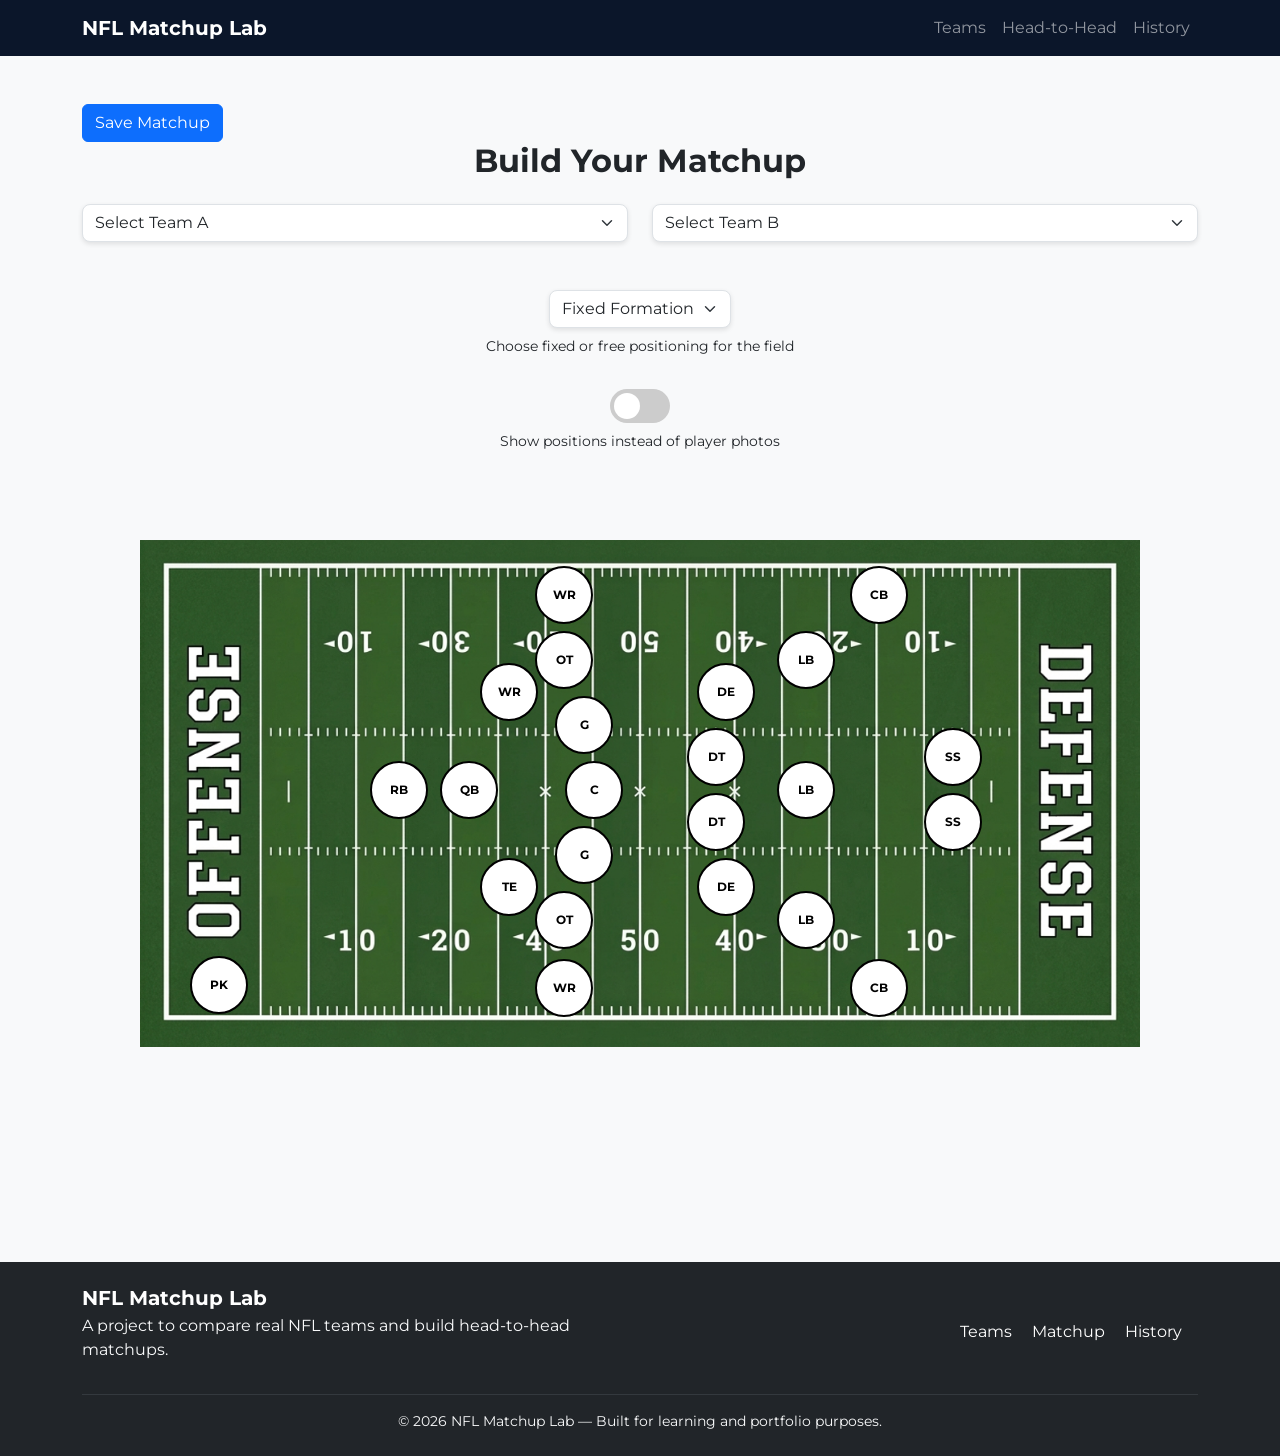
<file: matchup.html>
<!DOCTYPE html>
<html lang="en">

<head>
    <meta charset="UTF-8">
    <meta name="viewport" content="width=device-width, initial-scale=1.0">
    <title>NFL Matchup Lab - Head-to-Head</title>

    <!-- Google Fonts -->
    <link rel="preconnect" href="https://fonts.googleapis.com">
    <link rel="preconnect" href="https://fonts.gstatic.com" crossorigin>
    <link href="https://fonts.googleapis.com/css2?family=Montserrat:wght@400;600;700&display=swap" rel="stylesheet">

    <!-- Bootstrap -->
    <link href="https://cdn.jsdelivr.net/npm/bootstrap@5.3.3/dist/css/bootstrap.min.css" rel="stylesheet">

    <!-- Custom CSS -->
    <link rel="stylesheet" href="assets/css/style.css">
    <link rel="stylesheet" href="assets/css/matchup.css">
    <link rel="stylesheet" href="assets/css/buttons.css">
</head>

<body>

    <!-- NavBar -->
    <nav class="navbar navbar-expand-lg navbar-dark bg-dark">
        <div class="container">
            <a class="navbar-brand fw-bold edit-nav-link" href="index.html">NFL Matchup Lab</a>

            <button class="navbar-toggler" type="button" data-bs-toggle="collapse" data-bs-target="#navbarNav">
                <span class="navbar-toggler-icon"></span>
            </button>

            <div class="collapse navbar-collapse" id="navbarNav">
                <ul class="navbar-nav ms-auto">
                    <li class="nav-item">
                        <a class="nav-link edit-nav-link" href="teams.html">Teams</a>
                    </li>
                    <li class="nav-item">
                        <a class="nav-link edit-nav-link" href="matchup.html">Head-to-Head</a>
                    </li>
                    <li class="nav-item">
                        <a class="nav-link edit-nav-link" href="saved.html">History</a>
                    </li>
                </ul>
            </div>
        </div>
    </nav>

    <!-- Main (Head - to - Head) -->

    <section class="container py-5">
        <button id="saveMatchup" class="btn btn-primary edit-save-btn">Save Matchup</button>

        <h2 class="text-center mb-4">Build Your Matchup</h2>

        <div class="row mb-5">
            <div id="topMessage" class="alert alert-warning d-none text-center">

            </div>
            <div class="col-md-6">
                <select id="teamA" class="form-select">
                    <option>Select Team A</option>
                </select>
            </div>

            <div class="col-md-6">
                <select id="teamB" class="form-select">
                    <option>Select Team B</option>
                </select>
            </div>
        </div>

        <div class="d-flex flex-column align-items-center mb-4">

            <select id="fieldMode" class="form-select w-auto mb-2">
                <option value="fixed">Fixed Formation</option>
                <option value="free">Free Formation</option>
            </select>
            <span class="small text-center mb-2">
                Choose fixed or free positioning for the field
            </span>
        </div>

        <div class="d-flex flex-column align-items-center justify-content-center mb-3">
            <label class="switch mb-2">
                <input type="checkbox" id="toggleView">
                <span class="slider round"></span>
            </label>
            <span class="text-center small" for="toggleView">
                Show positions instead of player photos
            </span>
        </div>

        <!-- FIELD -->
        <div id="field" class="football-field">

            <!-- Offense -->

            <button class="position-slot wr1" data-position="WR" data-slot="wr1">WR</button>
            <button class="position-slot wr2" data-position="WR" data-slot="wr2">WR</button>
            <button class="position-slot wr3" data-position="WR" data-slot="wr3">WR</button>

            <button class="position-slot qb" data-position="QB" data-slot="qb1">QB</button>

            <button class="position-slot rb" data-position="RB" data-slot="rb1">RB</button>

            <button class="position-slot te" data-position="TE" data-slot="te1">TE</button>

            <button class="position-slot ot1" data-position="OT" data-slot="ot1">OT</button>
            <button class="position-slot ot2" data-position="OT" data-slot="ot2">OT</button>

            <button class="position-slot g1" data-position="G" data-slot="g1">G</button>
            <button class="position-slot g2" data-position="G" data-slot="g2">G</button>

            <button class="position-slot c" data-position="C" data-slot="c1">C</button>

            <button class="position-slot pk" data-position="PK" data-slot="pk1">PK</button>


            <!-- DEFENSE -->


            <button class="position-slot de1" data-position="DE" data-slot="de1">DE</button>
            <button class="position-slot de2" data-position="DE" data-slot="de2">DE</button>

            <button class="position-slot dt1" data-position="DT" data-slot="dt1">DT</button>
            <button class="position-slot dt2" data-position="DT" data-slot="dt2">DT</button>

            <button class="position-slot lb1" data-position="LB" data-slot="lb1">LB</button>
            <button class="position-slot lb2" data-position="LB" data-slot="lb2">LB</button>
            <button class="position-slot lb3" data-position="LB" data-slot="lb3">LB</button>

            <button class="position-slot cb1" data-position="CB" data-slot="cb1">CB</button>
            <button class="position-slot cb2" data-position="CB" data-slot="cb2">CB</button>

            <button class="position-slot ss1" data-position="SS" data-slot="ss1">SS</button>
            <button class="position-slot ss2" data-position="SS" data-slot="ss2">SS</button>


        </div>

        <!-- ROSTER -->
        <div id="roster" class="mt-5"></div>
        <!-- STATUS -->
        <div id="stats" class="mt-5"></div>

    </section>

    <!-- Footer -->
    <footer class="bg-dark text-white py-4 mt-5">
        <div class="container">
            <div class="row align-items-center">

                <div class="col-md-6 text-center text-md-start">
                    <h5 class="fw-bold mb-1">NFL Matchup Lab</h5>
                    <p class="mb-3 text-light ">A project to compare real NFL teams and build head-to-head matchups.</p>
                </div>

                <div class="col-md-6 text-center text-md-end">
                    <a href="teams.html" class="text-white me-3 text-decoration-none edit-nav-link">Teams</a>
                    <a href="matchup.html" class="text-white me-3 text-decoration-none edit-nav-link">Matchup</a>
                    <a href="saved.html" class="text-white me-3 text-decoration-none edit-nav-link">History</a>
                </div>

            </div>

            <hr class="border-secondary">

            <div class="text-center text-light small">
                © 2026 NFL Matchup Lab — Built for learning and portfolio purposes.
            </div>
        </div>
    </footer>

    <!-- Modal -->
    <div class="modal fade" id="playerModal" tabindex="-1">
        <div class="modal-dialog modal-lg modal-dialog-centered">
            <div class="modal-content">

                <div class="modal-header">
                    <h5 class="modal-title" id="modalTitle">Select Player</h5>
                    <button type="button" class="btn-close" data-bs-dismiss="modal"></button>
                </div>

                <div class="modal-body" id="modalBody">
                    <!-- Players will appear here -->
                </div>

            </div>
        </div>
    </div>

    <div id="editExitModal" class="edit-exit-modal hidden">

        <div class="modal-box">

            <h3>Save changes?</h3>
            <p>You are editing a matchup.</p>

            <div class="modal-actions">

                <button id="modalSave">Save</button>
                <button id="modalDiscard">Discard</button>
                <button id="modalCancel">Cancel</button>

            </div>

        </div>

    </div>

    <!-- Bootstrap JS -->
    <script src="https://cdn.jsdelivr.net/npm/bootstrap@5.3.3/dist/js/bootstrap.bundle.min.js"></script>


    <!-- SCRIPT -->
    <script src="assets/js/matchup.js"></script>
    <script src="assets/js/utils.js"></script>


</body>

</html>
</file>
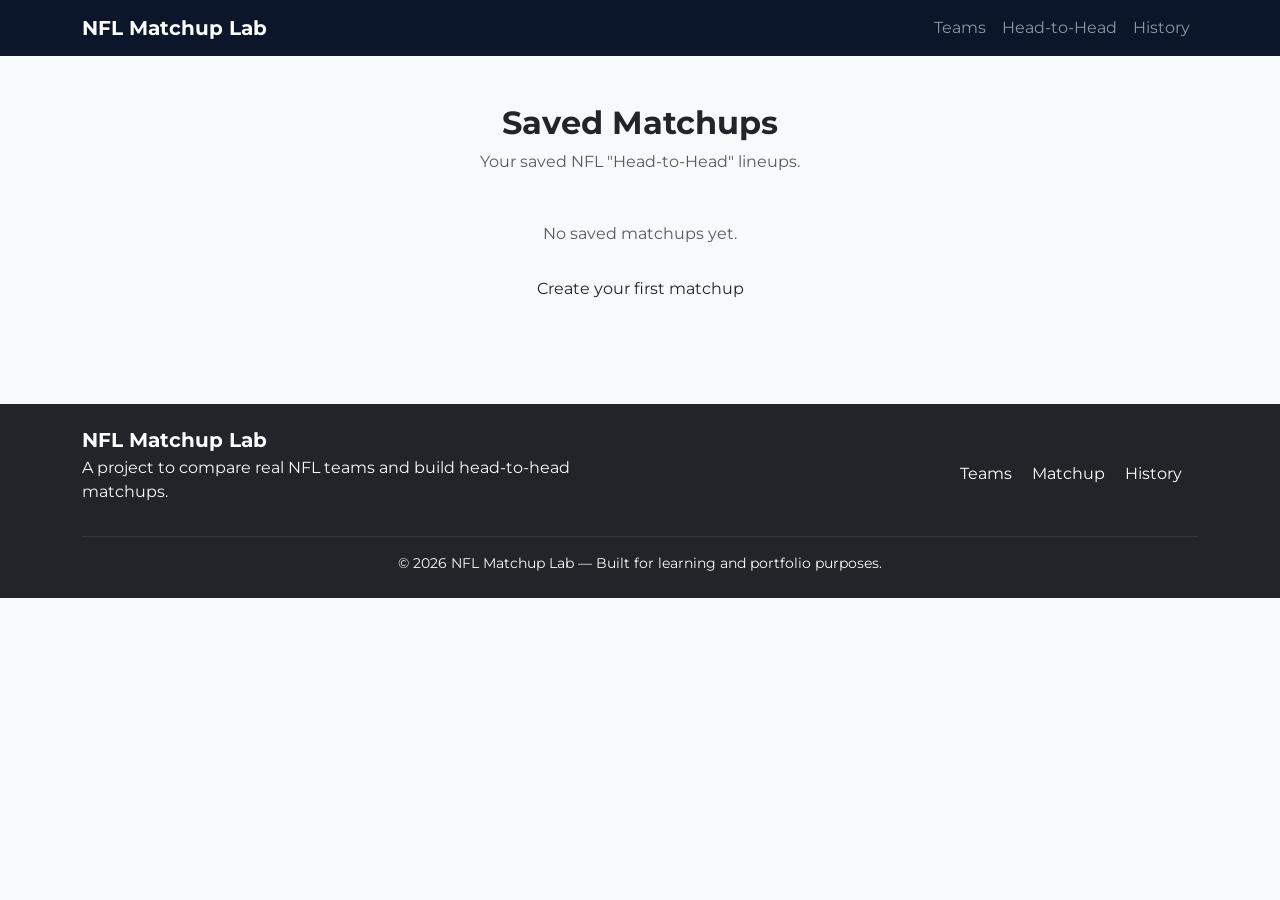
<file: saved.html>
<!DOCTYPE html>
<html lang="en">

<head>
    <meta charset="UTF-8">
    <meta name="viewport" content="width=device-width, initial-scale=1.0">
    <title>NFL Matchup Lab - Head-to-Head</title>

    <!-- Google Fonts -->
    <link rel="preconnect" href="https://fonts.googleapis.com">
    <link rel="preconnect" href="https://fonts.gstatic.com" crossorigin>
    <link href="https://fonts.googleapis.com/css2?family=Montserrat:wght@400;600;700&display=swap" rel="stylesheet">

    <!-- Bootstrap -->
    <link href="https://cdn.jsdelivr.net/npm/bootstrap@5.3.3/dist/css/bootstrap.min.css" rel="stylesheet">

    <!-- Custom CSS -->
    <link rel="stylesheet" href="assets/css/style.css">
    <link rel="stylesheet" href="assets/css/matchup.css">
</head>

<body>

    <!-- NavBar -->
    <nav class="navbar navbar-expand-lg navbar-dark bg-dark">
        <div class="container">
            <a class="navbar-brand fw-bold" href="index.html">NFL Matchup Lab</a>

            <button class="navbar-toggler" type="button" data-bs-toggle="collapse" data-bs-target="#navbarNav">
                <span class="navbar-toggler-icon"></span>
            </button>

            <div class="collapse navbar-collapse" id="navbarNav">
                <ul class="navbar-nav ms-auto">
                    <li class="nav-item">
                        <a class="nav-link" href="teams.html">Teams</a>
                    </li>
                    <li class="nav-item">
                        <a class="nav-link" href="matchup.html">Head-to-Head</a>
                    </li>
                    <li class="nav-item">
                        <a class="nav-link" href="saved.html">History</a>
                    </li>
                </ul>
            </div>
        </div>
    </nav>

    <!-- MAIN -->
    <section class="container py-5">

        <div class="text-center mb-5">
            <h2 class="fw-bold">Saved Matchups</h2>
            <p class="text-muted">
                Your saved NFL "Head-to-Head" lineups.
            </p>
        </div>

        <!-- Empty message -->
        <div id="emptyMessage" class="text-center text-muted d-none">
            <p>No saved matchups yet.</p>
            <a href="matchup.html" class="btn btn-sucess mt-2">
                Create your first matchup
            </a>
        </div>

        <!-- Matchups -->
        <div id="matchupsContainer" class="row g-4">

        </div>

    </section>


    <!-- Footer -->
    <footer class="bg-dark text-white py-4 mt-5">
        <div class="container">
            <div class="row align-items-center">

                <div class="col-md-6 text-center text-md-start">
                    <h5 class="fw-bold mb-1">NFL Matchup Lab</h5>
                    <p class="mb-3 text-light ">A project to compare real NFL teams and build head-to-head matchups.</p>
                </div>

                <div class="col-md-6 text-center text-md-end">
                    <a href="teams.html" class="text-white me-3 text-decoration-none">Teams</a>
                    <a href="matchup.html" class="text-white me-3 text-decoration-none">Matchup</a>
                    <a href="saved.html" class="text-white me-3 text-decoration-none">History</a>
                </div>

            </div>

            <hr class="border-secondary">

            <div class="text-center text-light small">
                © 2026 NFL Matchup Lab — Built for learning and portfolio purposes.
            </div>
        </div>
    </footer>

    <!-- Bootstrap JS -->
    <script src="https://cdn.jsdelivr.net/npm/bootstrap@5.3.3/dist/js/bootstrap.bundle.min.js"></script>


    <!-- SCRIPT -->
    <script src="assets/js/matchup.js"></script>
    <script src="assets/js/saved.js"></script>
    <script src="assets/js/utils.js"></script>


</body>

</html>
</file>
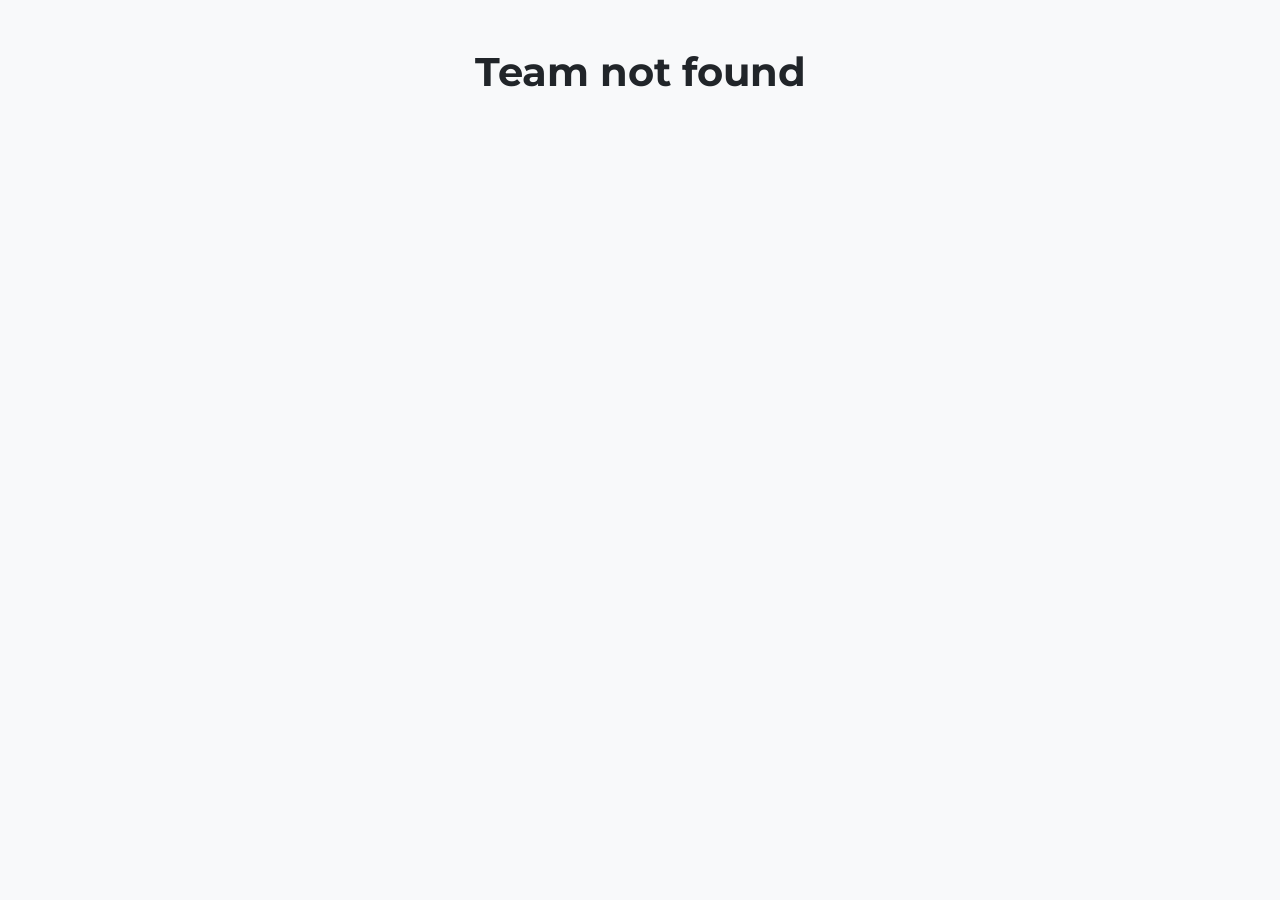
<file: team.html>
<!DOCTYPE html>
<html lang="en">

<head>
    <meta charset="UTF-8">
    <meta name="viewport" content="width=device-width, initial-scale=1.0">
    <title>NFL Matchup Lab</title>

    <!-- Google Fonts -->
    <link rel="preconnect" href="https://fonts.googleapis.com">
    <link rel="preconnect" href="https://fonts.gstatic.com" crossorigin>
    <link href="https://fonts.googleapis.com/css2?family=Montserrat:wght@400;600;700&display=swap" rel="stylesheet">

    <!-- Bootstrap -->
    <link href="https://cdn.jsdelivr.net/npm/bootstrap@5.3.3/dist/css/bootstrap.min.css" rel="stylesheet">

    <!-- Custom CSS -->
    <link rel="stylesheet" href="assets/css/style.css">
    <link rel="stylesheet" href="assets/css/hero.css">
</head>

<body>

    <!-- NavBar -->
    <nav class="navbar navbar-expand-lg navbar-dark bg-dark">
        <div class="container">
            <a class="navbar-brand fw-bold" href="index.html">NFL Matchup Lab</a>

            <button class="navbar-toggler" type="button" data-bs-toggle="collapse" data-bs-target="#navbarNav">
                <span class="navbar-toggler-icon"></span>
            </button>

            <div class="collapse navbar-collapse" id="navbarNav">
                <ul class="navbar-nav ms-auto">
                    <li class="nav-item">
                        <a class="nav-link" href="teams.html">Teams</a>
                    </li>
                    <li class="nav-item">
                        <a class="nav-link" href="matchup.html">Head-to-Head</a>
                    </li>
                    <li class="nav-item">
                        <a class="nav-link" href="saved.html">History</a>
                    </li>
                </ul>
            </div>
        </div>
    </nav>

    <!-- Team Hero -->
    <section class="py-5 bg-light text-center">
        <div class="container">

            <img id="team-logo" src="" alt="Team Logo" style="max-height: 120px;" class="mb-3">

            <h1 id="team-name" class="fw-bold"></h1>

            <p id="team-conference" class="text-muted"></p>
        </div>
    </section>

    <!-- Main -->
    <section class="py-5">
        <div class="container">

            <h2 class="fw-bold mb-4">Roster</h2>

            <div class="table-responsive">
                <table class="table table-striped align-middle">

                    <thead class="table-dark">
                        <tr>
                            <th>Photo</th>
                            <th class="sortable" data-key="name">Name</th>
                            <th class="sortable" data-key="position">Position</th>
                            <th class="sortable" data-key="number">Number</th>
                            <th class="sortable" data-key="age">Age</th>
                            <th class="sortable" data-key="experience">Experience</th>
                            <th class="sortable" data-key="height">Height</th>
                            <th class="sortable" data-key="weight">Weight</th>
                            <th class="sortable" data-key="college">College</th>
                        </tr>
                    </thead>

                    <tbody id="players-table">

                    </tbody>
                </table>
            </div>
        </div>

    </section>

    <!-- Footer -->
    <footer class="bg-dark text-white py-4 mt-5">
        <div class="container">
            <div class="row align-items-center">

                <div class="col-md-6 text-center text-md-start">
                    <h5 class="fw-bold mb-1">NFL Matchup Lab</h5>
                    <p class="mb-3 text-light ">A project to compare real NFL teams and build head-to-head matchups.</p>
                </div>

                <div class="col-md-6 text-center text-md-end">
                    <a href="teams.html" class="text-white me-3 text-decoration-none">Teams</a>
                    <a href="matchup.html" class="text-white me-3 text-decoration-none">Matchup</a>
                    <a href="saved.html" class="text-white me-3 text-decoration-none">History</a>
                </div>

            </div>

            <hr class="border-secondary">

            <div class="text-center text-light small">
                © 2026 NFL Matchup Lab — Built for learning and portfolio purposes.
            </div>
        </div>
    </footer>

    <!-- Bootstrap JS -->
    <script src="https://cdn.jsdelivr.net/npm/bootstrap@5.3.3/dist/js/bootstrap.bundle.min.js"></script>

    <!-- Animation Section -->
    <script src="assets/js/animation.js"></script>

    <!-- Pages -->
    <script src="assets/js/team.js"></script>
    <script src="assets/js/utils.js"></script>

</body>

</html>
</file>
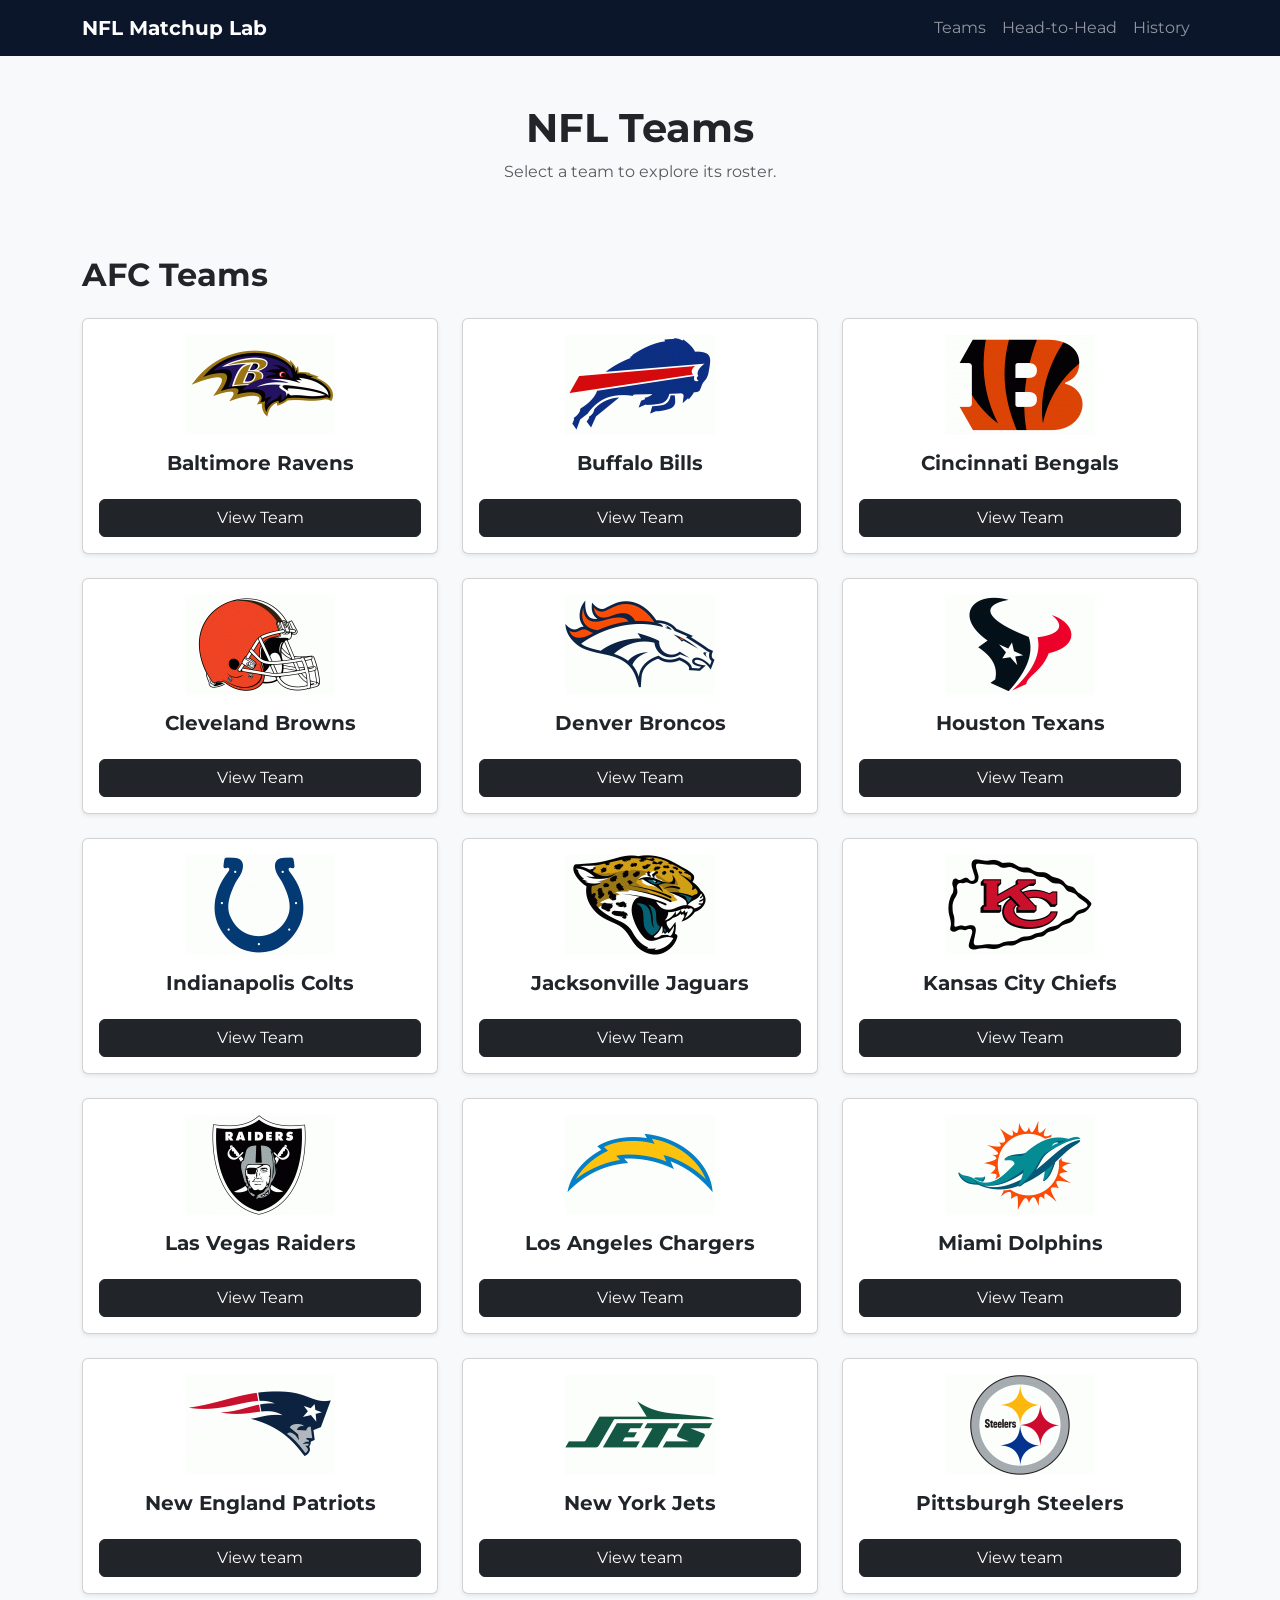
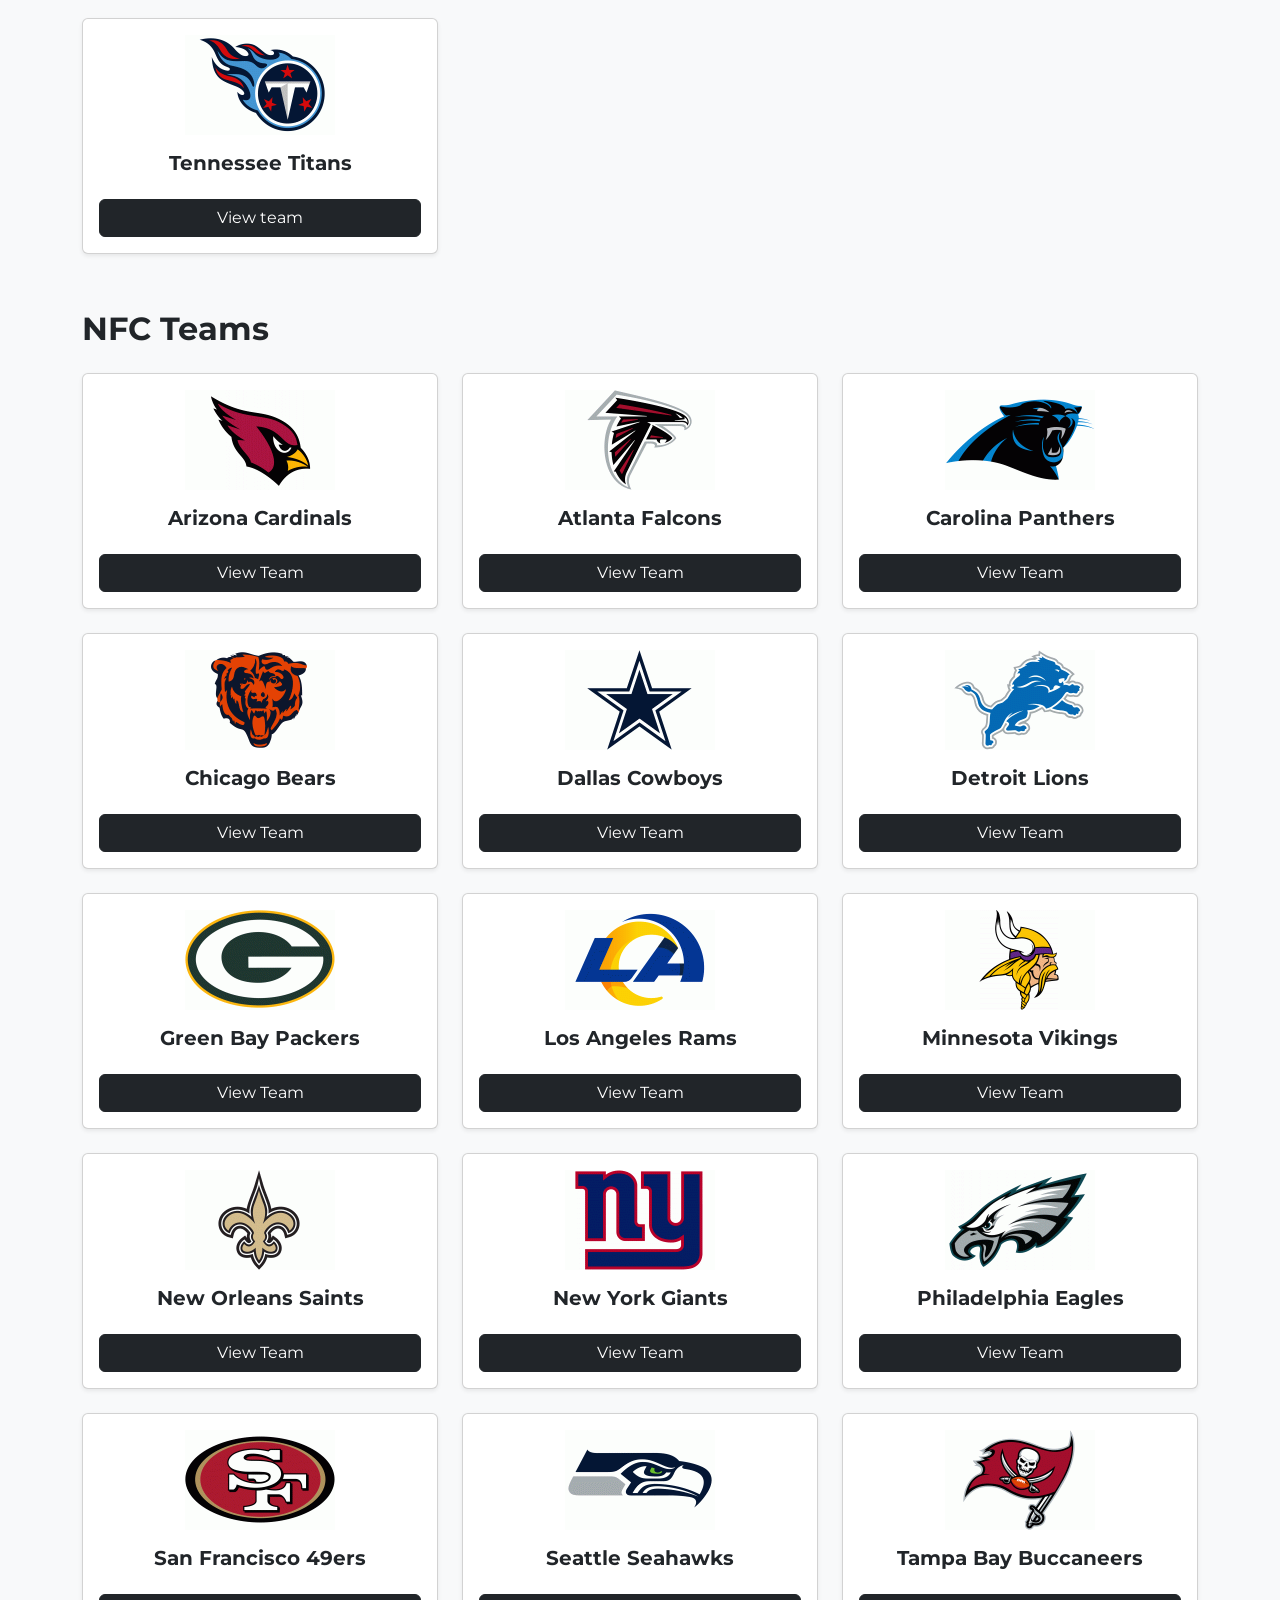
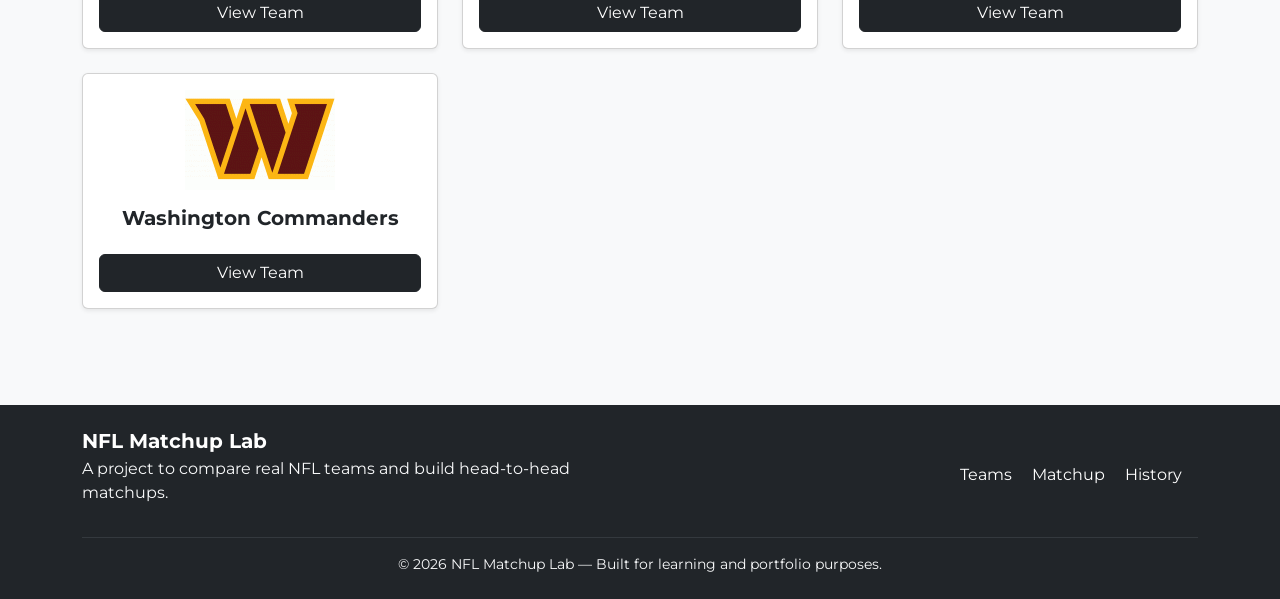
<file: teams.html>
<!DOCTYPE html>
<html lang="en">

<head>
    <meta charset="UTF-8">
    <meta name="viewport" content="width=device-width, initial-scale=1.0">
    <title>NFL Matchup Lab</title>

    <!-- Google Fonts -->
    <link rel="preconnect" href="https://fonts.googleapis.com">
    <link rel="preconnect" href="https://fonts.gstatic.com" crossorigin>
    <link href="https://fonts.googleapis.com/css2?family=Montserrat:wght@400;600;700&display=swap" rel="stylesheet">

    <!-- Bootstrap -->
    <link href="https://cdn.jsdelivr.net/npm/bootstrap@5.3.3/dist/css/bootstrap.min.css" rel="stylesheet">

    <!-- Custom CSS -->
    <link rel="stylesheet" href="assets/css/style.css">
    <link rel="stylesheet" href="assets/css/hero.css">
</head>

<body>

    <!-- NavBar -->
    <nav class="navbar navbar-expand-lg navbar-dark bg-dark">
        <div class="container">
            <a class="navbar-brand fw-bold" href="index.html">NFL Matchup Lab</a>

            <button class="navbar-toggler" type="button" data-bs-toggle="collapse" data-bs-target="#navbarNav">
                <span class="navbar-toggler-icon"></span>
            </button>

            <div class="collapse navbar-collapse" id="navbarNav">
                <ul class="navbar-nav ms-auto">
                    <li class="nav-item">
                        <a class="nav-link" href="teams.html">Teams</a>
                    </li>
                    <li class="nav-item">
                        <a class="nav-link" href="matchup.html">Head-to-Head</a>
                    </li>
                    <li class="nav-item">
                        <a class="nav-link" href="saved.html">History</a>
                    </li>
                </ul>
            </div>
        </div>
    </nav>

    <!-- Hero -->
    <section class="py-5 bg-light text-center">
        <div class="container">
            <h1 class="fw-bold">NFL Teams</h1>
            <p class="text-muted">
                Select a team to explore its roster.
            </p>
        </div>
    </section>

    <!-- AFC Teams -->
    <section class="py-2">
        <div class="container">

            <h2 class="fw-bold mb-4">AFC Teams</h2>

            <div class="row g-4">

                <!-- Baltimore Ravens -->
                <div class="col-md-4">
                    <div class="card shadow-sm h-100 text-center p-3">
                        <img src="assets/img/logos/ravens.gif" class="img-fluid mx-auto d-block mb-3"
                            style="max-height: 120px;" alt="Baltimore Ravens">
                        <h5 class="fw-bold">Baltimore Ravens</h5>
                        <a href="team.html?id=ravens" class="btn btn-dark mt-3">View Team</a>
                    </div>
                </div>

                <!-- Buffalo Bills -->
                <div class="col-md-4">
                    <div class="card shadow-sm h-100 text-center p-3">
                        <img src="assets/img/logos/bills.gif" class="img-fluid mx-auto d-block mb-3"
                            style="max-height: 120px;" alt="Buffalo Bills">
                        <h5 class="fw-bold">Buffalo Bills</h5>
                        <a href="team.html?id=bills" class="btn btn-dark mt-3">View Team</a>
                    </div>
                </div>

                <!-- Cincinnati Bengals -->
                <div class="col-md-4">
                    <div class="card shadow-sm h-100 text-center p-3">
                        <img src="assets/img/logos/bengals.gif" class="img-fluid mx-auto d-block mb-3"
                            style="max-height: 120px;" alt="Cincinnati Bengals">
                        <h5 class="fw-bold">Cincinnati Bengals</h5>
                        <a href="#" class="btn btn-dark mt-3">View Team</a>
                    </div>
                </div>

                <!-- Cleveland Browns -->
                <div class="col-md-4">
                    <div class="card shadow-sm h-100 text-center p-3">
                        <img src="assets/img/logos/browns.gif" class="img-fluid mx-auto d-block mb-3"
                            style="max-height: 120px;" alt="Cleveland Browns">
                        <h5 class="fw-bold">Cleveland Browns</h5>
                        <a href="#" class="btn btn-dark mt-3">View Team</a>
                    </div>
                </div>

                <!-- Denver Broncos -->
                <div class="col-md-4">
                    <div class="card shadow-sm h-100 text-center p-3">
                        <img src="assets/img/logos/broncos.gif" class="img-fluid mx-auto d-block mb-3"
                            style="max-height: 120px;" alt="Denver Broncos">
                        <h5 class="fw-bold">Denver Broncos</h5>
                        <a href="#" class="btn btn-dark mt-3">View Team</a>
                    </div>
                </div>

                <!-- Houston Texans -->
                <div class="col-md-4">
                    <div class="card shadow-sm h-100 text-center p-3">
                        <img src="assets/img/logos/texans.gif" class="img-fluid mx-auto d-block mb-3"
                            style="max-height: 120px;" alt="Houston Texans">
                        <h5 class="fw-bold">Houston Texans</h5>
                        <a href="#" class="btn btn-dark mt-3">View Team</a>
                    </div>
                </div>

                <!-- Indianapolis Colts -->
                <div class="col-md-4">
                    <div class="card shadow-sm h-100 text-center p-3">
                        <img src="assets/img/logos/colts.gif" class="img-fluid mx-auto d-block mb-3"
                            style="max-height: 120px;" alt="Indianapolis Colts">
                        <h5 class="fw-bold">Indianapolis Colts</h5>
                        <a href="#" class="btn btn-dark mt-3">View Team</a>
                    </div>
                </div>

                <!-- Jacksonville Jaguars -->
                <div class="col-md-4">
                    <div class="card shadow-sm h-100 text-center p-3">
                        <img src="assets/img/logos/jaguars.gif" class="img-fluid mx-auto d-block mb-3"
                            style="max-height: 120px;" alt="Jacksonville Jaguars">
                        <h5 class="fw-bold">Jacksonville Jaguars</h5>
                        <a href="#" class="btn btn-dark mt-3">View Team</a>
                    </div>
                </div>

                <!-- Kansas City Chiefs -->
                <div class="col-md-4">
                    <div class="card shadow-sm h-100 text-center p-3">
                        <img src="assets/img/logos/chiefs.gif" class="img-fluid mx-auto d-block mb-3"
                            style="max-height: 120px;" alt="Kansas City Chiefs">
                        <h5 class="fw-bold">Kansas City Chiefs</h5>
                        <a href="team.html?id=chiefs" class="btn btn-dark mt-3">View Team</a>
                    </div>
                </div>

                <!-- Las Vegas Raiders -->
                <div class="col-md-4">
                    <div class="card shadow-sm h-100 text-center p-3">
                        <img src="assets/img/logos/raiders.gif" class="img-fluid mx-auto d-block mb-3"
                            style="max-height: 120px;" alt="Las Vegas Raiders">
                        <h5 class="fw-bold">Las Vegas Raiders</h5>
                        <a href="#" class="btn btn-dark mt-3">View Team</a>
                    </div>
                </div>

                <!-- Los Angeles Chargers -->
                <div class="col-md-4">
                    <div class="card shadow-sm h-100 text-center p-3">
                        <img src="assets/img/logos/chargers.gif" class="img-fluid mx-auto d-block mb-3"
                            style="max-height: 120px;" alt="Los Angeles Chargers">
                        <h5 class="fw-bold">Los Angeles Chargers</h5>
                        <a href="#" class="btn btn-dark mt-3">View Team</a>
                    </div>
                </div>

                <!-- Miami Dolphins -->
                <div class="col-md-4">
                    <div class="card shadow-sm h-100 text-center p-3">
                        <img src="assets/img/logos/dolphins.gif" class="img-fluid mx-auto d-block mb-3"
                            style="max-height: 120px;" alt="Miami Dolphins">
                        <h5 class="fw-bold">Miami Dolphins</h5>
                        <a href="team.html?id=dolphins" class="btn btn-dark mt-3">View Team</a>
                    </div>
                </div>

                <!-- New England Patriots -->
                <div class="col-md-4">
                    <div class="card shadow-sm h-100 text-center p-3">
                        <img src="assets/img/logos/patriots.gif" class="img-fluid mx-auto d-block mb-3"
                            style="max-height: 120px;" alt="New England Patriots">
                        <h5 class="fw-bold">New England Patriots</h5>
                        <a href="team.html?id=patriots" class="btn btn-dark mt-3">View team</a>
                    </div>
                </div>

                <!-- New York Jets -->
                <div class="col-md-4">
                    <div class="card shadow-sm h-100 text-center p-3">
                        <img src="assets/img/logos/jets.gif" class="img-fluid mx-auto d-block mb-3"
                            style="max-height: 120px;" alt="New York Jets">
                        <h5 class="fw-bold">New York Jets</h5>
                        <a href="#" class="btn btn-dark mt-3">View team</a>
                    </div>
                </div>

                <!-- Pittsburgh Steelers -->
                <div class="col-md-4">
                    <div class="card shadow-sm h-100 text-center p-3">
                        <img src="assets/img/logos/steelers.gif" class="img-fluid mx-auto d-block mb-3"
                            style="max-height: 120px;" alt="Pittsburgh Steelers">
                        <h5 class="fw-bold">Pittsburgh Steelers</h5>
                        <a href="#" class="btn btn-dark mt-3">View team</a>
                    </div>
                </div>

                <!-- Tennessee Titans -->
                <div class="col-md-4">
                    <div class="card shadow-sm h-100 text-center p-3">
                        <img src="assets/img/logos/titans.gif" class="img-fluid mx-auto d-block mb-3"
                            style="max-height: 120px;" alt="Tennessee Titans">
                        <h5 class="fw-bold">Tennessee Titans</h5>
                        <a href="#" class="btn btn-dark mt-3">View team</a>
                    </div>
                </div>

            </div>
        </div>
    </section>

    <!-- NFC Teams -->
    <section class="py-5 bg-light">
        <div class="container">

            <h2 class="fw-bold mb-4">NFC Teams</h2>

            <div class="row g-4">

                <!-- Arizona Cardinals -->
                <div class="col-md-4">
                    <div class="card shadow-sm h-100 text-center p-3">
                        <img src="assets/img/logos/cardinals.gif" class="img-fluid mx-auto d-block mb-3"
                            style="max-height: 120px;" alt="Arizona Cardinals Logo">
                        <h5 class="fw-bold">Arizona Cardinals</h5>
                        <a href="#" class="btn btn-dark mt-3">View Team</a>
                    </div>
                </div>

                <!-- Atlanta Falcons -->
                <div class="col-md-4">
                    <div class="card shadow-sm h-100 text-center p-3">
                        <img src="assets/img/logos/falcons.gif" class="img-fluid mx-auto d-block mb-3"
                            style="max-height: 120px;" alt="Atlanta Falcons Logo">
                        <h5 class="fw-bold">Atlanta Falcons</h5>
                        <a href="#" class="btn btn-dark mt-3">View Team</a>
                    </div>
                </div>

                <!-- Carolina Panthers -->
                <div class="col-md-4">
                    <div class="card shadow-sm h-100 text-center p-3">
                        <img src="assets/img/logos/panthers.gif" class="img-fluid mx-auto d-block mb-3"
                            style="max-height: 120px;" alt="Carolina Panthers Logo">
                        <h5 class="fw-bold">Carolina Panthers</h5>
                        <a href="#" class="btn btn-dark mt-3">View Team</a>
                    </div>
                </div>

                <!-- Chicago Bears -->
                <div class="col-md-4">
                    <div class="card shadow-sm h-100 text-center p-3">
                        <img src="assets/img/logos/bears.gif" class="img-fluid mx-auto d-block mb-3"
                            style="max-height: 120px;" alt="Chicago Bears Logo">
                        <h5 class="fw-bold">Chicago Bears</h5>
                        <a href="#" class="btn btn-dark mt-3">View Team</a>
                    </div>
                </div>

                <!-- Dallas Cowboys -->
                <div class="col-md-4">
                    <div class="card shadow-sm h-100 text-center p-3">
                        <img src="assets/img/logos/cowboys.gif" class="img-fluid mx-auto d-block mb-3"
                            style="max-height: 120px;" alt="Dallas Cowboys Logo">
                        <h5 class="fw-bold">Dallas Cowboys</h5>
                        <a href="#" class="btn btn-dark mt-3">View Team</a>
                    </div>
                </div>

                <!-- Detroit Lions -->
                <div class="col-md-4">
                    <div class="card shadow-sm h-100 text-center p-3">
                        <img src="assets/img/logos/lions.gif" class="img-fluid mx-auto d-block mb-3"
                            style="max-height: 120px;" alt="Detroit Lions Logo">
                        <h5 class="fw-bold">Detroit Lions</h5>
                        <a href="#" class="btn btn-dark mt-3">View Team</a>
                    </div>
                </div>

                <!-- Green Bay Packers -->
                <div class="col-md-4">
                    <div class="card shadow-sm h-100 text-center p-3">
                        <img src="assets/img/logos/packers.gif" class="img-fluid mx-auto d-block mb-3"
                            style="max-height: 120px;" alt="Green Bay Packers Logo">
                        <h5 class="fw-bold">Green Bay Packers</h5>
                        <a href="#" class="btn btn-dark mt-3">View Team</a>
                    </div>
                </div>

                <!-- Los Angeles Rams -->
                <div class="col-md-4">
                    <div class="card shadow-sm h-100 text-center p-3">
                        <img src="assets/img/logos/rams.gif" class="img-fluid mx-auto d-block mb-3"
                            style="max-height: 120px;" alt="Los Angeles Rams Logo">
                        <h5 class="fw-bold">Los Angeles Rams</h5>
                        <a href="#" class="btn btn-dark mt-3">View Team</a>
                    </div>
                </div>

                <!-- Minnesota Vikings -->
                <div class="col-md-4">
                    <div class="card shadow-sm h-100 text-center p-3">
                        <img src="assets/img/logos/vikings.gif" class="img-fluid mx-auto d-block mb-3"
                            style="max-height: 120px;" alt="Minnesota Vikings Logo">
                        <h5 class="fw-bold">Minnesota Vikings</h5>
                        <a href="#" class="btn btn-dark mt-3">View Team</a>
                    </div>
                </div>

                <!-- New Orleans Saints -->
                <div class="col-md-4">
                    <div class="card shadow-sm h-100 text-center p-3">
                        <img src="assets/img/logos/saints.gif" class="img-fluid mx-auto d-block mb-3"
                            style="max-height: 120px;" alt="New Orleans Saints Logo">
                        <h5 class="fw-bold">New Orleans Saints</h5>
                        <a href="#" class="btn btn-dark mt-3">View Team</a>
                    </div>
                </div>

                <!-- New York Giants -->
                <div class="col-md-4">
                    <div class="card shadow-sm h-100 text-center p-3">
                        <img src="assets/img/logos/giants.gif" class="img-fluid mx-auto d-block mb-3"
                            style="max-height: 120px;" alt="New York Giants Logo">
                        <h5 class="fw-bold">New York Giants</h5>
                        <a href="#" class="btn btn-dark mt-3">View Team</a>
                    </div>
                </div>

                <!-- Philadelphia Eagles -->
                <div class="col-md-4">
                    <div class="card shadow-sm h-100 text-center p-3">
                        <img src="assets/img/logos/eagles.gif" class="img-fluid mx-auto d-block mb-3"
                            style="max-height: 120px;" alt="Philadelphia Eagles Logo">
                        <h5 class="fw-bold">Philadelphia Eagles</h5>
                        <a href="#" class="btn btn-dark mt-3">View Team</a>
                    </div>
                </div>

                <!-- San Francisco 49ers -->
                <div class="col-md-4">
                    <div class="card shadow-sm h-100 text-center p-3">
                        <img src="assets/img/logos/49s.gif" class="img-fluid mx-auto d-block mb-3"
                            style="max-height: 120px;" alt="San Francisco 49ers Logo">
                        <h5 class="fw-bold">San Francisco 49ers</h5>
                        <a href="#" class="btn btn-dark mt-3">View Team</a>
                    </div>
                </div>

                <!-- Seattle Seahawks -->
                <div class="col-md-4">
                    <div class="card shadow-sm h-100 text-center p-3">
                        <img src="assets/img/logos/seahawks.gif" class="img-fluid mx-auto d-block mb-3"
                            style="max-height: 120px;" alt="Seattle Seahawks Logo">
                        <h5 class="fw-bold">Seattle Seahawks</h5>
                        <a href="#" class="btn btn-dark mt-3">View Team</a>
                    </div>
                </div>

                <!-- Tampa Bay Buccaneers -->
                <div class="col-md-4">
                    <div class="card shadow-sm h-100 text-center p-3">
                        <img src="assets/img/logos/buccaneers.gif" class="img-fluid mx-auto d-block mb-3"
                            style="max-height: 120px;" alt="Tampa Bay Buccaneers Logo">
                        <h5 class="fw-bold">Tampa Bay Buccaneers</h5>
                        <a href="#" class="btn btn-dark mt-3">View Team</a>
                    </div>
                </div>

                <!-- Washington Commanders -->
                <div class="col-md-4">
                    <div class="card shadow-sm h-100 text-center p-3">
                        <img src="assets/img/logos/commanders.gif" class="img-fluid mx-auto d-block mb-3"
                            style="max-height: 120px;" alt="Washington Commanders Logo">
                        <h5 class="fw-bold">Washington Commanders</h5>
                        <a href="#" class="btn btn-dark mt-3">View Team</a>
                    </div>
                </div>

            </div>
        </div>
    </section>

    <!-- Footer -->
    <footer class="bg-dark text-white py-4 mt-5">
        <div class="container">
            <div class="row align-items-center">

                <div class="col-md-6 text-center text-md-start">
                    <h5 class="fw-bold mb-1">NFL Matchup Lab</h5>
                    <p class="mb-3 text-light ">A project to compare real NFL teams and build head-to-head matchups.</p>
                </div>

                <div class="col-md-6 text-center text-md-end">
                    <a href="teams.html" class="text-white me-3 text-decoration-none">Teams</a>
                    <a href="matchup.html" class="text-white me-3 text-decoration-none">Matchup</a>
                    <a href="saved.html" class="text-white me-3 text-decoration-none">History</a>
                </div>

            </div>

            <hr class="border-secondary">

            <div class="text-center text-light small">
                © 2026 NFL Matchup Lab — Built for learning and portfolio purposes.
            </div>
        </div>
    </footer>

    <!-- Bootstrap JS -->
    <script src="https://cdn.jsdelivr.net/npm/bootstrap@5.3.3/dist/js/bootstrap.bundle.min.js"></script>

    <!-- SCRIPT -->
    <script src="assets/js/utils.js"></script>

</body>

</html>
</file>
<file: assets/css/style.css>
body {
  font-family: 'Montserrat', sans-serif;
  background-color: #F8F9FA;
}

h1, h2, h3, h4, .navbar-brand {
  font-weight: 700;
}

p {
  font-weight: 400;
}
.navbar {
  background-color: #0B162A !important;
}

.btn-danger {
  background-color: #C60C30;
  border: none;
}


/* Animation */

.reveal-item {
  opacity: 0;
  transform: translateY(30px);
  transition: all 0.8s ease-out;
}

.reveal-item.visible {
  opacity: 1;
  transform: translateY(0);
}

.card-img-custom {
  width: 300px;      
  max-width: 100%;
  height: auto;
  object-fit: cover;
  border-radius: 15px;  
  box-shadow: 0 4px 10px rgba(0, 0, 0, 0.15);
}

.sortable {
    cursor: pointer;
}
</file>
<file: assets/css/matchup.css>
/* ===== FIELD ===== */

.football-field {
    position: relative;
    width: 1000px;
    height: 650px;
    margin: 0 auto;

    background-image: url("../img/field/field-horizontal.png");
    background-size: contain;
    background-repeat: no-repeat;
    background-position: center;

    border-radius: 10px;
    touch-action: none;
}


/* ===== PLAYER POSITION BUTTON ====== */
.player-token {
    pointer-events: none;
}

.position-slot {
    position: absolute;

    width: 58px;
    height: 58px;
    background: white;
    border: 2px solid black;
    border-radius: 50%;
    font-size: 12px;
    font-weight: bold;
    display: flex;
    align-items: center;
    justify-content: center;
    cursor: pointer;

    overflow: hidden;
    /* overflow: visible; */

    /* transform: translate(-50%, -50%); */
}

.filled-slot {
    background: white;
    border: 2px solid black;
}

.slot-image {
    width: 100%;
    height: 100%;
    object-fit: cover;
    display: block;
}

.position-slot:hover {
    filter: brightness(0.95);
}

/* ===== SWICH ====== */
/* Slot com modo verde */
.slot-green {
    background-color: #90ee90;
    border: 2px solid #4caf50;
    color: rgb(0, 0, 0);
}

.position-slot.slot-green {
    background-color: #90ee90 !important;
}

/* ===== OFFENSE POSITIONS ===== */
.qb {
    left: 30%;
    top: 45%;
}

.rb {
    left: 23%;
    top: 45%;
}

.c {
    left: 42.5%;
    top: 45%;
}

.g1 {
    left: 41.5%;
    top: 35%;
}

.g2 {
    left: 41.5%;
    top: 55%;
}

.ot1 {
    left: 39.5%;
    top: 25%;
}

.ot2 {
    left: 39.5%;
    top: 65%;
}

.wr1 {
    left: 39.5%;
    top: 15%;
}

.wr2 {
    left: 39.5%;
    top: 75.5%;
}

.wr3 {
    left: 34%;
    top: 30%;
}

.te {
    left: 34%;
    top: 60%;
}

.pk {
    left: 5%;
    top: 75%;
}

/* ===== DEFENSE POSITIONS ===== */

.dt1 {
    left: 54.7%;
    top: 50%;
}

.dt2 {
    left: 54.7%;
    top: 40%;
}

.de1 {
    left: 55.7%;
    top: 60%;
}

.de2 {
    left: 55.7%;
    top: 30%;
}

.lb1 {
    left: 63.7%;
    top: 25%;
}

.lb2 {
    left: 63.7%;
    top: 45%;
}

.lb3 {
    left: 63.7%;
    top: 65%;
}

.cb1 {
    left: 71%;
    top: 15%;
}

.cb2 {
    left: 71%;
    top: 75.5%;
}

.ss1 {
    left: 78.4%;
    top: 50%;
}

.ss2 {
    left: 78.4%;
    top: 40%;
}




/* ===== MOBILE ===== */

@media (max-width: 768px) {

    .football-field {
        width: 100%;
        height: 700px;

        background-image: url("../img/field/field-vertical.png");
        background-size: contain;
        background-repeat: no-repeat;
        background-position: center;


    }

    .position-slot {
        position: absolute;
        width: 46px;
        height: 46px;
        font-size: 9px;
    }

    .qb {
        left: 45%;
        top: 30%;
    }

    .rb {
        left: 45%;
        top: 23%;
    }

    .c {
        left: 45%;
        top: 42.5%;
    }

    .g1 {
        left: 35%;
        top: 41.5%;
    }

    .g2 {
        left: 55%;
        top: 41.5%;
    }

    .ot1 {
        left: 25%;
        top: 39.5%;
    }

    .ot2 {
        left: 65%;
        top: 39.5%;
    }

    .wr1 {
        left: 15%;
        top: 39.5%;
    }

    .wr2 {
        left: 75.5%;
        top: 39.5%;
    }

    .wr3 {
        left: 20%;
        top: 34%;
    }

    .te {
        left: 70%;
        top: 34%;
    }

    .pk {
        left: 10%;
        top: 4%;
    }

    /* ===== DEFENSE POSITIONS ===== */

    .dt1 {
        left: 50%;
        top: 54.7%;
    }

    .dt2 {
        left: 40%;
        top: 54.7%;
    }

    .de1 {
        left: 60%;
        top: 55.7%;
    }

    .de2 {
        left: 30%;
        top: 55.7%;
    }

    .lb1 {
        left: 25%;
        top: 63.7%;
    }

    .lb2 {
        left: 45%;
        top: 63.7%;
    }

    .lb3 {
        left: 65%;
        top: 63.7%;
    }

    .cb1 {
        left: 15%;
        top: 71%;
    }

    .cb2 {
        left: 75.5%;
        top: 71%;
    }

    .ss1 {
        left: 50%;
        top: 78.4%;
    }

    .ss2 {
        left: 40%;
        top: 78.4%;
    }

    /* DRAGGING */
    body.dragging {
        overflow: hidden;
        touch-action: none;
    }

    #saveMatchup {
        display: block;
        margin: 0 auto 20px;
        width: 50%;
    }

}



/* MODAL */
.edit-exit-modal {

    position: fixed;
    top: 0;
    left: 0;

    width: 100%;
    height: 100%;

    background: rgba(0, 0, 0, 0.5);

    display: flex;
    align-items: center;
    justify-content: center;

    z-index: 9999;
}

.hidden {
    display: none;
}

.modal-box {
    background: #ffffff;
    padding: 25px;
    border-radius: 10px;
    text-align: center;
}
</file>
<file: assets/css/buttons.css>
/* ============= */
/* Toggle Button */
/* ============= */

.switch {
  position: relative;
  display: inline-block;
  width: 60px;
  height: 34px;
}

.switch input { 
  opacity: 0;
  width: 0;
  height: 0;
}

.slider {
  position: absolute;
  cursor: pointer;
  top: 0; left: 0; right: 0; bottom: 0;
  background-color: #ccc;
  transition: 0.4s;
  border-radius: 34px;
}

.slider:before {
  position: absolute;
  content: "";
  height: 26px; width: 26px;
  left: 4px; bottom: 4px;
  background-color: white;
  transition: 0.4s;
  border-radius: 50%;
}

/* Atictive */
input:checked + .slider {
  background-color: #198754; 
}

input:checked + .slider:before {
  transform: translateX(26px);
}



/* ========= */
/* SELECTORS */
/* ========= */

.form-select {
    border-radius: 0.5rem;
    box-shadow: 0 2px 5px rgba(0,0,0,0.1);
    transition: 0.3s;
}

.form-select:focus {
    border-color: #198754; /* verde do Bootstrap */
    box-shadow: 0 0 0 0.2rem rgba(25,135,84,.25);
}
</file>
<file: assets/css/hero.css>
.hero-section {
  height: 95vh;
  background-size: cover;
  background-position: center;
  background-image: url("../images/hero1.jpg");
  position: relative;
  transition: background-image 0.8s ease-in-out;
}

.hero-section::before {
  content: "";
  position: absolute;
  inset: 0;
  background: rgba(0, 0, 0, 0.6);
}

.hero-section .container {
  position: relative;
  z-index: 2;
}

.fade-element {
  transition: opacity 0.5s ease-in-out;
}

.fade-out {
  opacity: 0;
}
</file>
